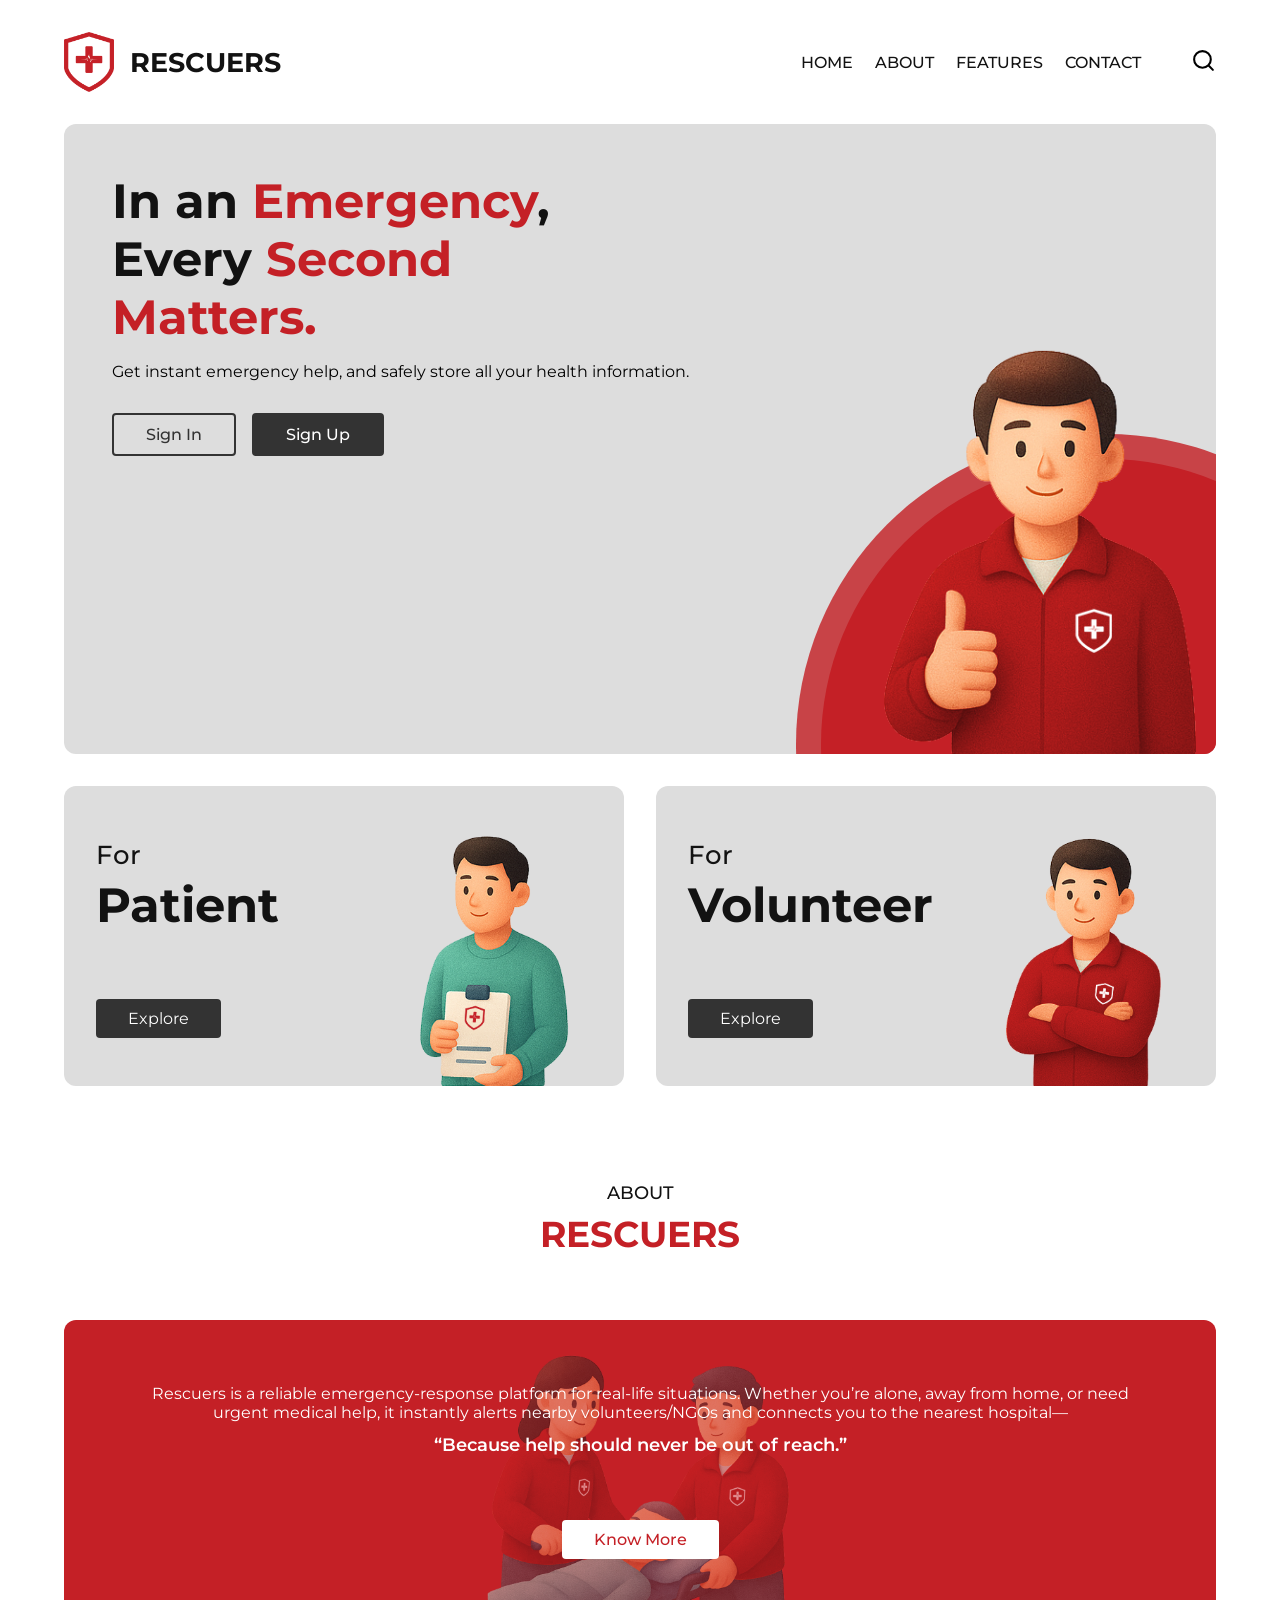
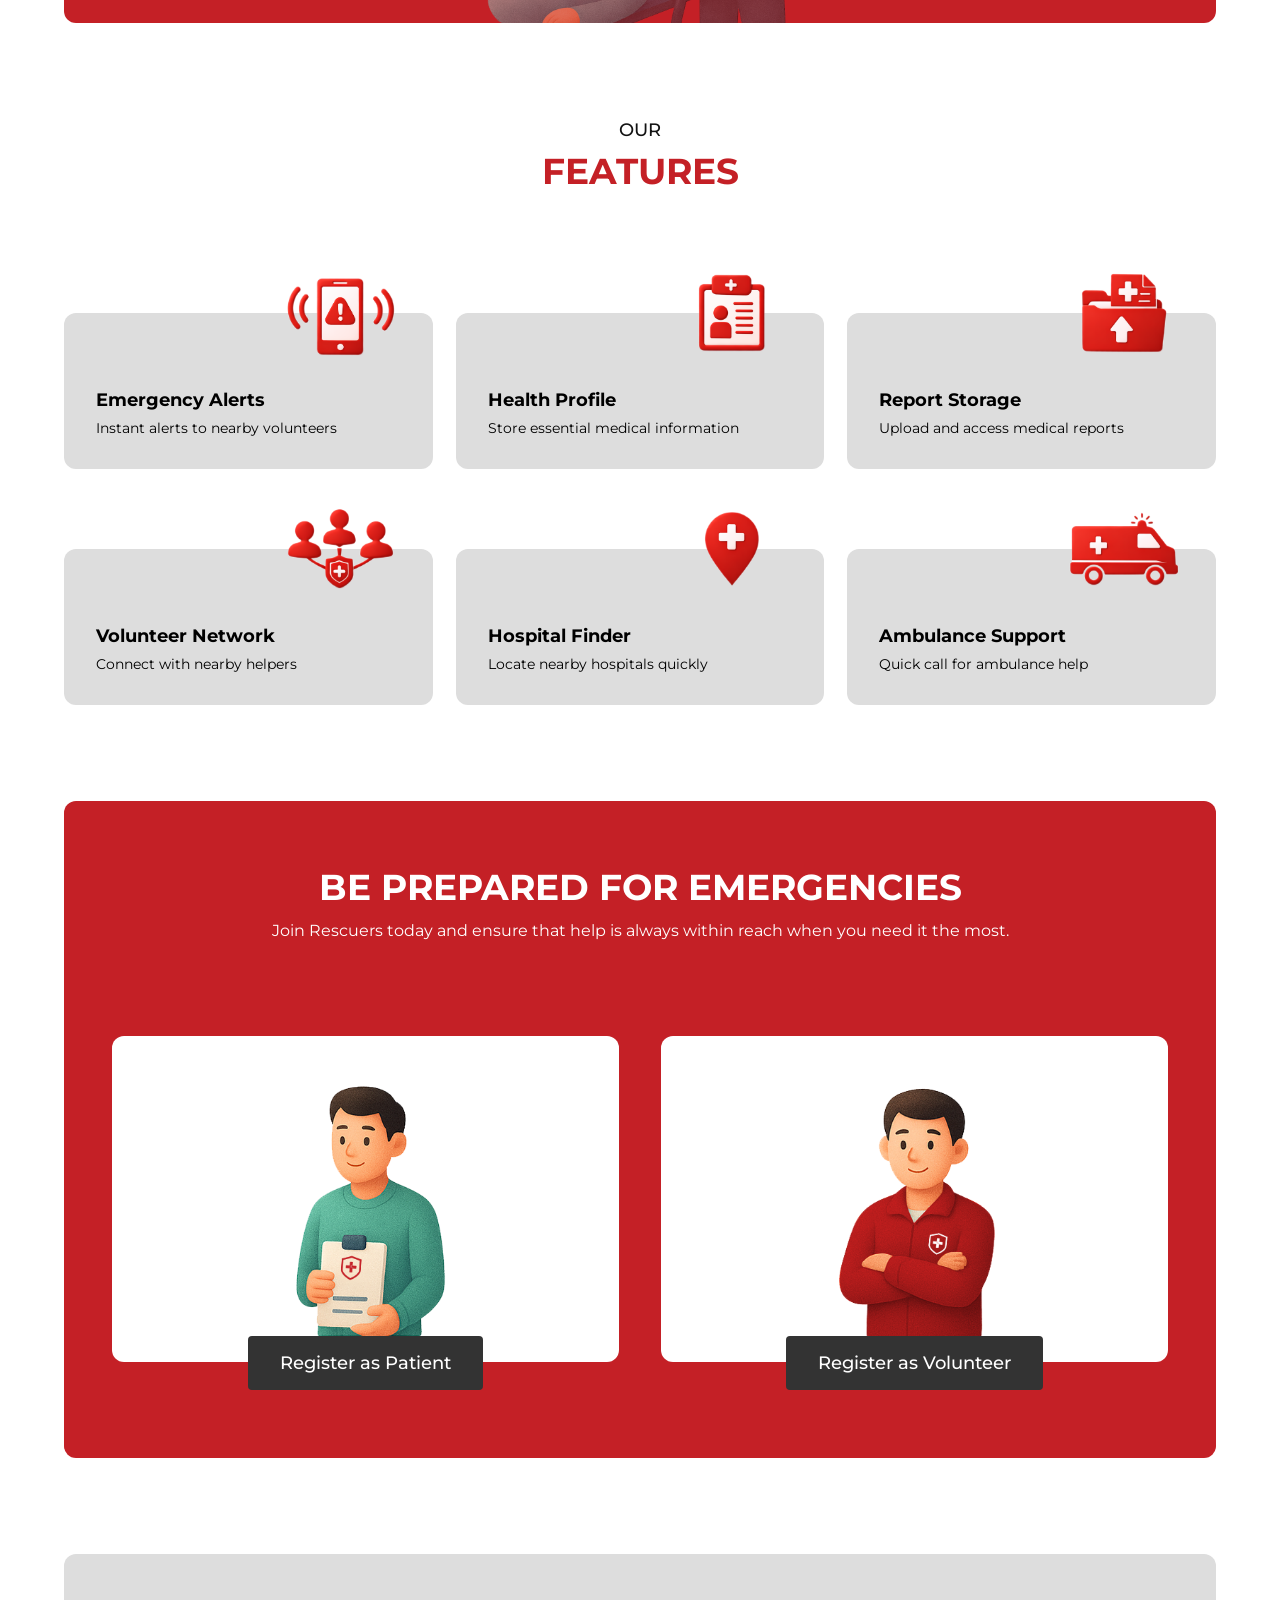
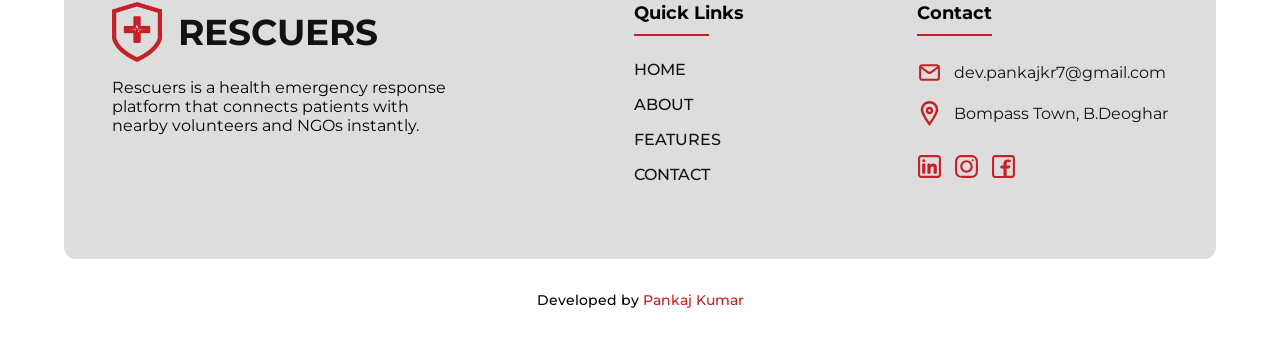
<file: index.html>
<!DOCTYPE html>
<html lang="en">

<head>
    <meta charset="UTF-8">
    <meta name="viewport" content="width=device-width, initial-scale=1.0">
    <title>Home</title>
    <link rel="stylesheet" href="style.css">
</head>

<body>
    <!-- Navbar -->
    <nav>
        <a href="index.html">
            <div class="logo">
                <img src="images/logo.png" alt="rescuers_logo">
                <h2>RESCUERS</h2>
            </div>
        </a>

        <div class="navbar">
            <div class="navlinks">
                <a href="index.html">HOME</a>
                <a href="#">ABOUT</a>
                <a href="#">FEATURES</a>
                <a href="#">CONTACT</a>
            </div>
            <div class="search">
                <img src="icons/navbar_icons/search_icon.svg" alt="search">
            </div>
            <div class="nav-account-icon">
                <img src="icons/navbar_icons/account.svg" alt="">
            </div>
        </div>
    </nav>



    <!-- Hero Section -->
    <div class="hero-container">
        <h2 class="hero-title">In an <span>Emergency</span>, Every <span>Second Matters.</span></h2>
        <p class="hero-desc">Get instant emergency help, and safely store all your health information.</p>

        <div class="hero-btn-container">
            <div class="hero-btns" id="hero-sign-in-btn">
                <p>Sign In</p>

                <div class="sign-options" id="sign-in-opt">
                    <a href="Login/patient_login.html">Patient</a>
                    <a href="Login/volunteer_login.html">Volunteer</a>
                </div>
            </div>

            <div class="hero-btns" id="hero-sign-up-btn">
                <p>Sign Up</p>

                <div class="sign-options" id="sign-up-opt">
                    <a href="SignUp/patient_signup.html">Patient</a>
                    <a href="SignUp/volunteer_signup.html">Volunteer</a>
                </div>
            </div>
        </div>

        <!-- <a href="#" class="alert-btn"><img src="icons/alert-icon.png" alt=""> ALERT</a> -->


        <div class="hero-big-circle">
            <div class="hero-small-circle"></div>
        </div>
        <img src="images/volunteer_red.png" alt="" class="hero-men">
    </div>

    <!-- Explore Cards -->
    <div class="cards-container">
        <!-- Patient Card -->
        <div class="explore-cards">
            <div class="explore-card-title">
                <span>For</span><br> Patient
            </div>
            <a href="#" class="explore-card-btn">
                Explore
            </a>

            <img src="images/patient.png" alt="" class="explore-card-img">
        </div>

        <!-- Volunteer Card -->
        <div class="explore-cards">
            <div class="explore-card-title">
                <span>For</span><br> Volunteer
            </div>
            <a href="#" class="explore-card-btn">
                Explore
            </a>

            <img src="images/volunteer2.png" alt="" class="explore-card-img">
        </div>
    </div>

    <!-- About Section -->
    <div class="sec-title-container">
        <p class="sec-sub-title">ABOUT</p>
        <h3 class="sec-title">RESCUERS</h3>
    </div>

    <div class="about-container">
        <p>
            Rescuers is a reliable emergency-response platform for real-life situations. Whether you’re alone, away from
            home, or need urgent medical help, it instantly alerts nearby volunteers/NGOs and connects you to the
            nearest hospital—
        </p>
        <h4>“Because help should never be out of reach.”</h4>
        <a href="" class="about-btn">Know More</a>

        <img src="images/emergencyHelping.png" alt="">
    </div>

    <!-- Features Section -->
    <div class="sec-title-container">
        <p class="sec-sub-title">OUR</p>
        <h3 class="sec-title">FEATURES</h3>
    </div>

    <div class="feature-card-container">
        <div class="feature-card">
            <img src="icons/feature_icons/emergency_alert.png" alt="" class="feature-card-icon">
            <h4 class="feature-card-title">Emergency Alerts</h4>
            <p class="feature-card-desc">Instant alerts to nearby volunteers</p>
        </div>
        <div class="feature-card">
            <img src="icons/feature_icons/Health_Profile.png" alt="" class="feature-card-icon">
            <h4 class="feature-card-title">Health Profile</h4>
            <p class="feature-card-desc">Store essential medical information</p>
        </div>
        <div class="feature-card">
            <img src="icons/feature_icons/report_storage.png" alt="" class="feature-card-icon">
            <h4 class="feature-card-title">Report Storage</h4>
            <p class="feature-card-desc">Upload and access medical reports</p>
        </div>
        <div class="feature-card">
            <img src="icons/feature_icons/volunteer_network.png" alt="" class="feature-card-icon">
            <h4 class="feature-card-title">Volunteer Network</h4>
            <p class="feature-card-desc">Connect with nearby helpers</p>
        </div>
        <div class="feature-card">
            <img src="icons/feature_icons/hospital_finder.png" alt="" class="feature-card-icon">
            <h4 class="feature-card-title">Hospital Finder</h4>
            <p class="feature-card-desc">Locate nearby hospitals quickly</p>
        </div>
        <div class="feature-card">
            <img src="icons/feature_icons/Ambulance_support.png" alt="" class="feature-card-icon">
            <h4 class="feature-card-title">Ambulance Support</h4>
            <p class="feature-card-desc">Quick call for ambulance help</p>
        </div>
    </div>

    <!-- Register CTA -->
    <div class="register-cta-container">
        <div class="register-cta-title">
            <h3>BE PREPARED FOR EMERGENCIES</h3>
            <p>Join Rescuers today and ensure that help is always within reach when you need it the most.</p>
        </div>
        <div class="register-btn-container">
            <div class="register-cta">
                <img src="images/patient.png" alt="">
                <a href="SignUp/patient_signup.html">Register as Patient</a>
            </div>
            <div class="register-cta">
                <img src="images/volunteer2.png" alt="">
                <a href="SignUp/volunteer_signup.html">Register as Volunteer</a>
            </div>
        </div>
    </div>

    <!-- Footer -->
    <div class="footer">
        <div class="footer-brand-info">
            <a href="index.html">
                <div class="footer-logo">
                    <img src="images/logo.png" alt="rescuers_logo">
                    <h2>RESCUERS</h2>
                </div>
            </a>
            <p>Rescuers is a health emergency response platform that connects patients with nearby volunteers and
                NGOs instantly.</p>
        </div>

        <div class="footer-link-box">
            <h4>Quick Links</h4>
            <div class="quick-links">
                <a href="index.html">HOME</a>
                <a href="">ABOUT</a>
                <a href="">FEATURES</a>
                <a href="">CONTACT</a>
            </div>
        </div>

        <div class="footer-link-box">
            <h4>Contact</h4>
            <div class="footer-social-links">
                <a href=""><img src="icons/social_icons/email.svg" alt=""> dev.pankajkr7@gmail.com</a>
                <a href=""><img src="icons/social_icons/location.svg" alt=""> Bompass Town, B.Deoghar</a>
                <div class="footer-social-icons">
                    <a href=""><img src="icons/social_icons/linkedin.svg" alt=""></a>
                    <a href=""><img src="icons/social_icons/instagram.svg" alt=""></a>
                    <a href=""><img src="icons/social_icons/facebook.svg" alt=""></a>
                </div>
            </div>
        </div>
    </div>

    <!-- Footer Copyright -->
    <div class="footer-copyright">
        <p>Developed by <a href="">Pankaj Kumar</a></p>
    </div>


    <!-- javascript -->
    <script src="index.js"></script>
</body>

</html>
</file>
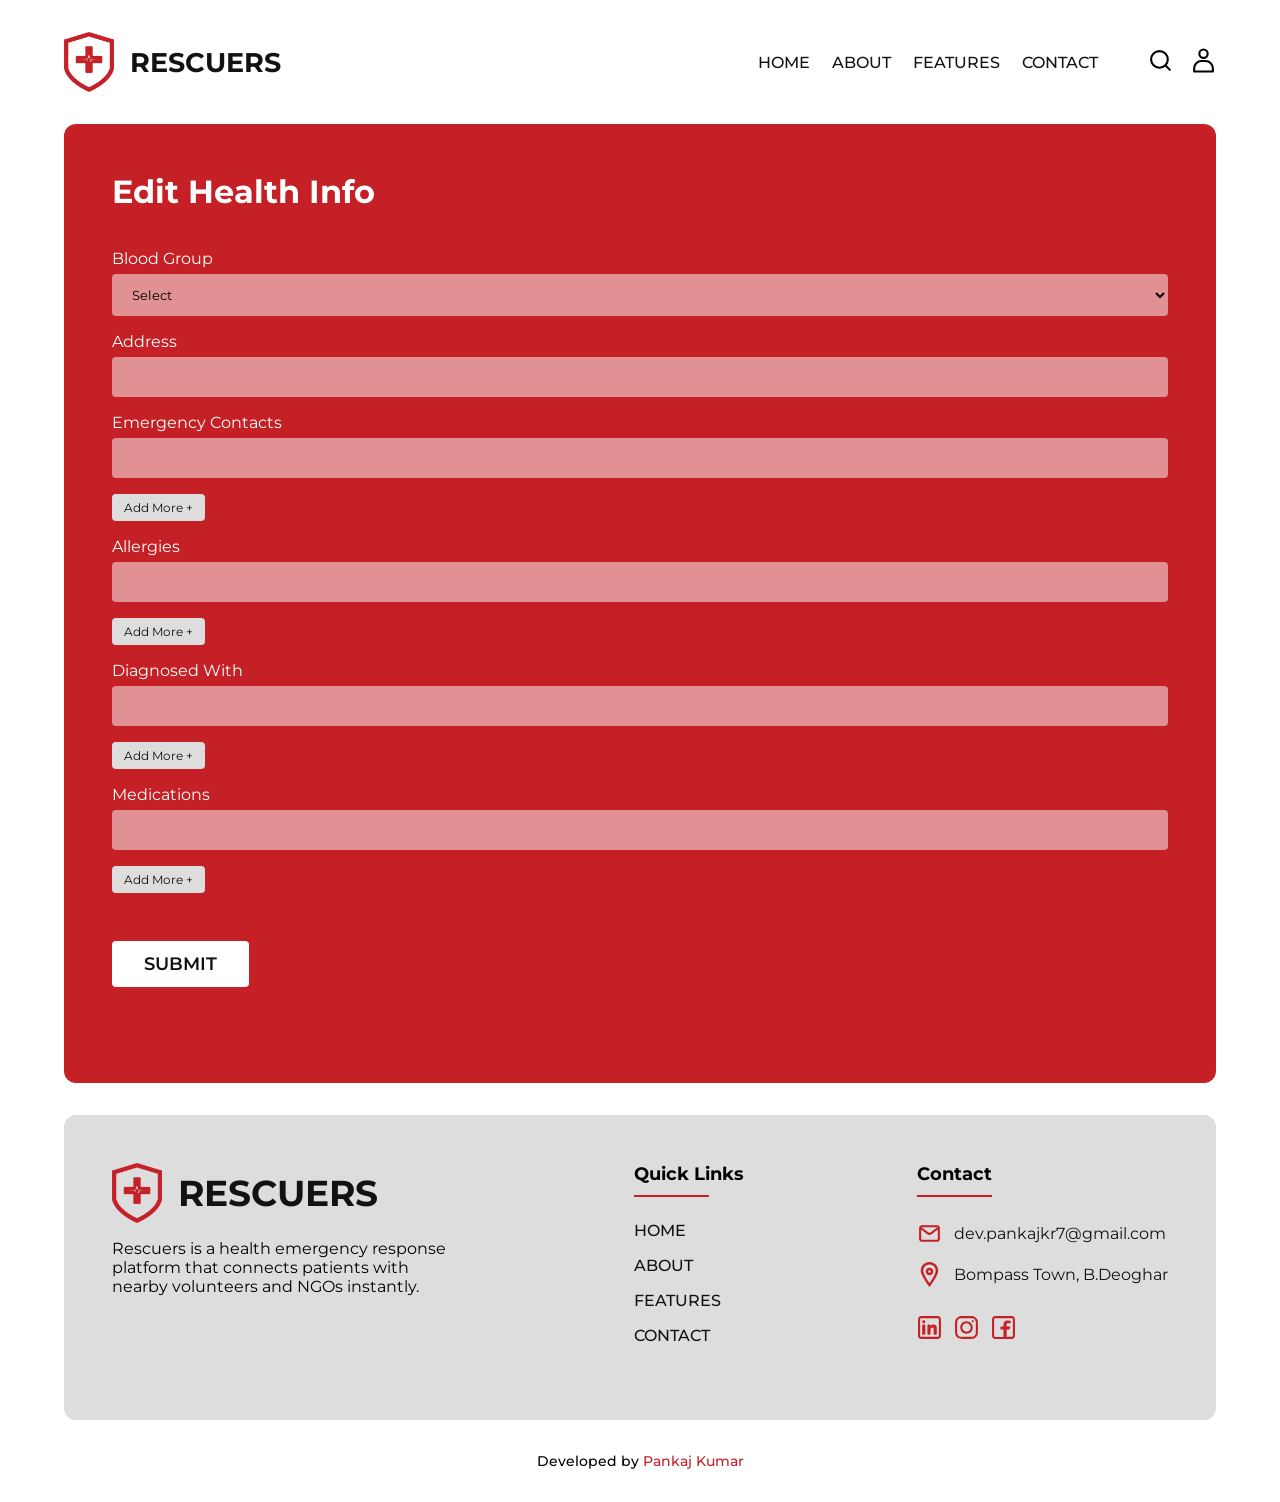
<file: Health_Profile/edit_health_profile.html>
<!DOCTYPE html>
<html lang="en">

<head>
    <meta charset="UTF-8">
    <meta name="viewport" content="width=device-width, initial-scale=1.0">
    <title>Add Health Profile</title>
    <link rel="stylesheet" href="../style.css">
    <link rel="stylesheet" href="add_health_profile.css">
</head>

<body>
    <!-- Navbar -->
    <nav>
        <a href="../index.html" class="logo">
            <img src="../images/logo.png" alt="rescuers_logo">
            <h2>RESCUERS</h2>
        </a>

        <div class="navbar">
            <div class="navlinks">
                <a href="../index.html">HOME</a>
                <a href="#">ABOUT</a>
                <a href="#">FEATURES</a>
                <a href="#">CONTACT</a>
            </div>
            <div class="search">
                <img src="../icons/navbar_icons/search_icon.svg" alt="search">
            </div>
            <div class="account">
                <img src="../icons/navbar_icons/account.svg" alt="">
            </div>
        </div>
    </nav>

    <!-- Form -->
    <div class="health-profile-form-container">
        <h2>Edit Health Info</h2>
        <form action="">
            <label for="">Blood Group</label>
            <select name="" id="">
                <option value="" disabled selected hidden>Select</option>
                <option value="O-">O-</option>
                <option value="O+">O+</option>
                <option value="B-">B-</option>
                <option value="B+">B+</option>
                <option value="A-">A-</option>
                <option value="A+">A+</option>
                <option value="AB-">AB-</option>
                <option value="AB+">AB+</option>
            </select>

            <label for="">Address</label>
            <input type="text" name="" id="">

            <div class="multi-input-container">
                <label for="">Emergency Contacts</label>
                <div class="e-contacts">
                    <input type="text" name="" id="">
                </div>
                <button type="button" class="h-add-btn">Add More +</button>
            </div>

            <div class="multi-input-container">
                <label for="">Allergies</label>
                <div class="allergies">
                    <input type="text" name="" id="">
                </div>
                <button type="button" class="h-add-btn">Add More +</button>
            </div>

            <div class="multi-input-container">
                <label for="">Diagnosed With</label>
                <div class="diagnosed">
                    <input type="text" name="" id="">
                </div>
                <button type="button" class="h-add-btn">Add More +</button>
            </div>

            <div class="multi-input-container">
                <label for="">Medications</label>
                <div class="medication">
                    <input type="text" name="" id="">
                </div>
                <button type="button" class="h-add-btn">Add More +</button>
            </div>

            <input type="submit" value="SUBMIT" class="submit-btn">

        </form>
    </div>



    <!-- Footer -->
    <div class="footer">
        <div class="footer-brand-info">
            <a href="../index.html">
                <div class="footer-logo">
                    <img src="../images/logo.png" alt="rescuers_logo">
                    <h2>RESCUERS</h2>
                </div>
            </a>
            <p>Rescuers is a health emergency response platform that connects patients with nearby volunteers and
                NGOs instantly.</p>
        </div>

        <div class="footer-link-box">
            <h4>Quick Links</h4>
            <div class="quick-links">
                <a href="../index.html">HOME</a>
                <a href="">ABOUT</a>
                <a href="">FEATURES</a>
                <a href="">CONTACT</a>
            </div>
        </div>

        <div class="footer-link-box">
            <h4>Contact</h4>
            <div class="footer-social-links">
                <a href=""><img src="../icons/social_icons/email.svg" alt=""> dev.pankajkr7@gmail.com</a>
                <a href=""><img src="../icons/social_icons/location.svg" alt=""> Bompass Town, B.Deoghar</a>
                <div class="footer-social-icons">
                    <a href=""><img src="../icons/social_icons/linkedin.svg" alt=""></a>
                    <a href=""><img src="../icons/social_icons/instagram.svg" alt=""></a>
                    <a href=""><img src="../icons/social_icons/facebook.svg" alt=""></a>
                </div>
            </div>
        </div>
    </div>

    <!-- Footer Copyright -->
    <div class="footer-copyright">
        <p>Developed by <a href="">Pankaj Kumar</a></p>
    </div>
</body>

</html>
</file>
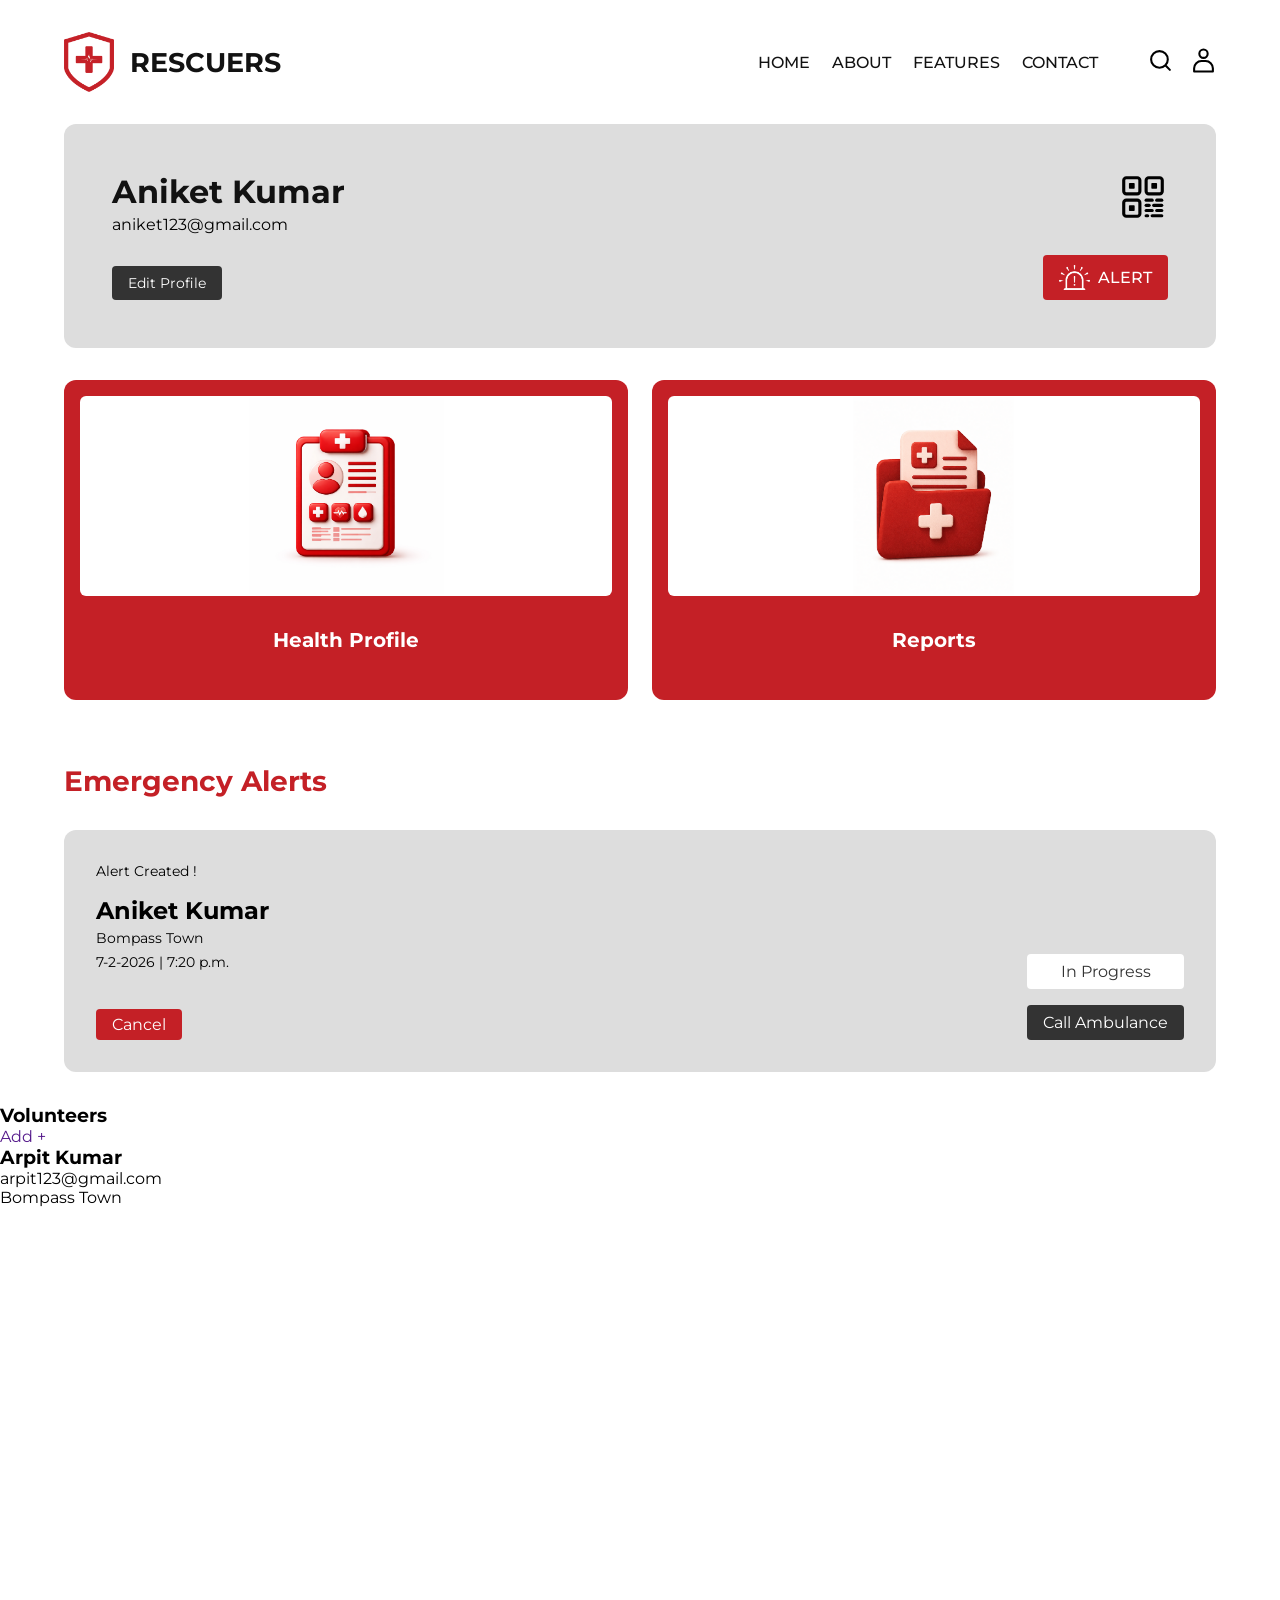
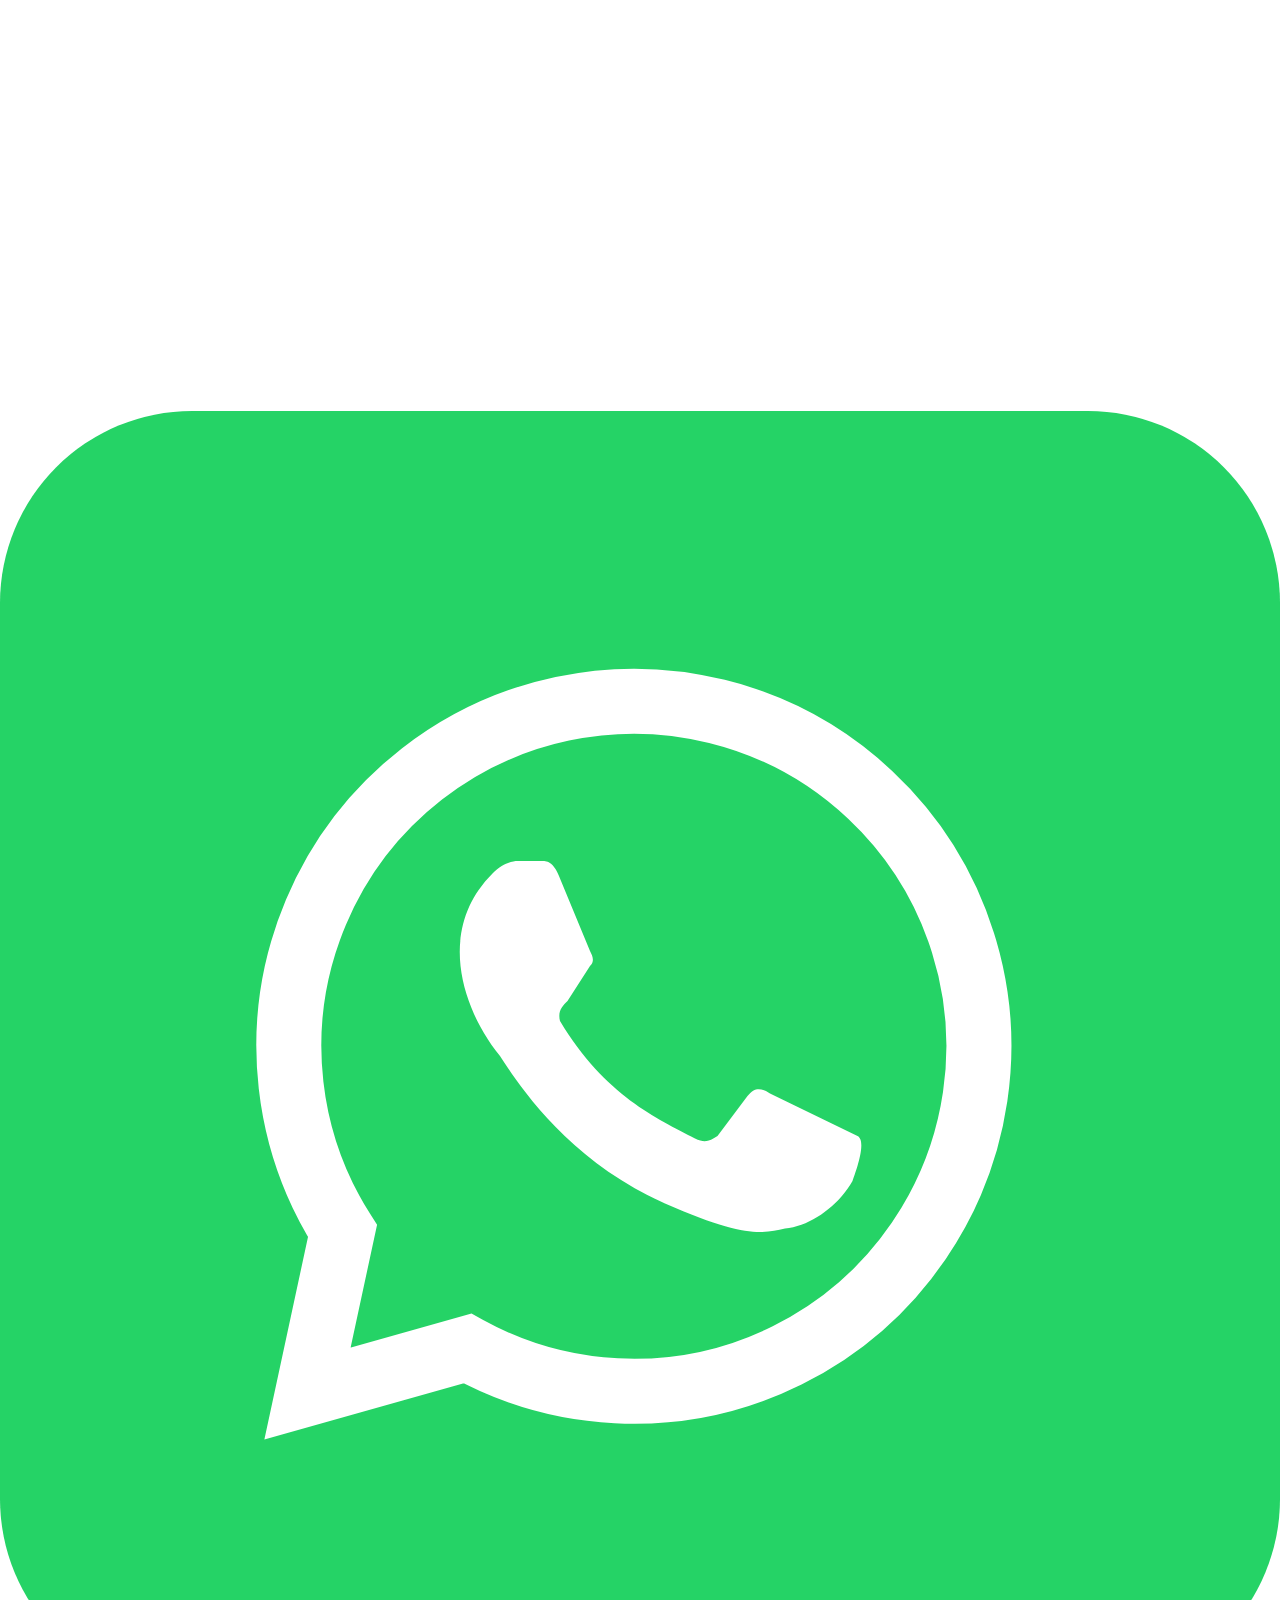
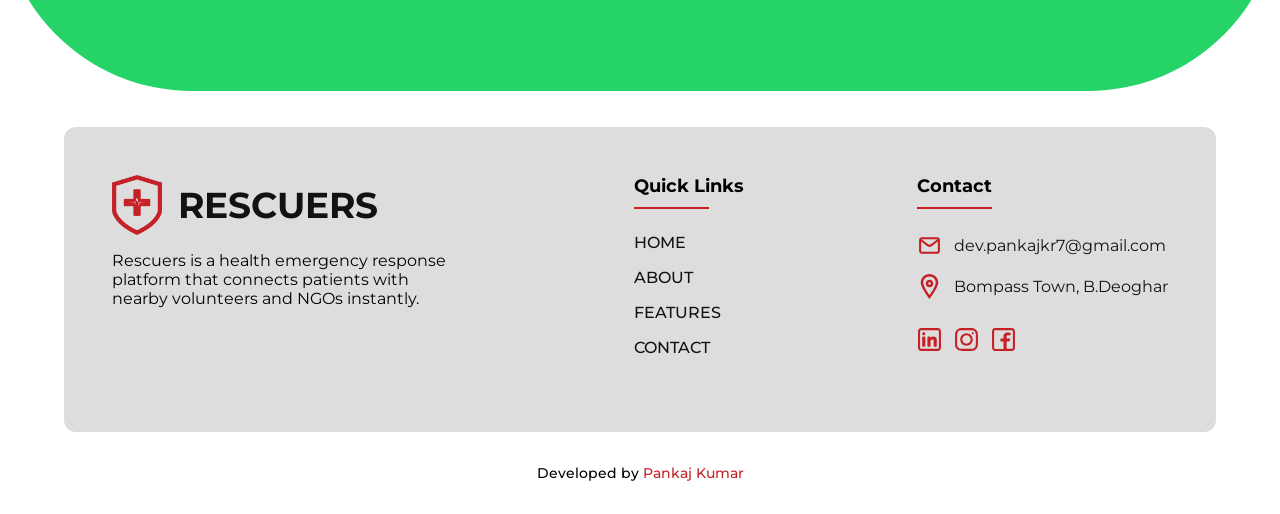
<file: Patient_Dashboard/patient_dashboard.html>
<!DOCTYPE html>
<html lang="en">

<head>
    <meta charset="UTF-8">
    <meta name="viewport" content="width=device-width, initial-scale=1.0">
    <title>Patient Dashboard</title>
    <link rel="stylesheet" href="patient_dashboard.css">
    <link rel="stylesheet" href="../style.css">
</head>

<body>
    <!-- Navbar -->
    <nav>
        <a href="../index.html" class="logo">
            <img src="../images/logo.png" alt="rescuers_logo">
            <h2>RESCUERS</h2>
        </a>

        <div class="navbar">
            <div class="navlinks">
                <a href="../index.html">HOME</a>
                <a href="#">ABOUT</a>
                <a href="#">FEATURES</a>
                <a href="#">CONTACT</a>
            </div>
            <div class="search">
                <img src="../icons/navbar_icons/search_icon.svg" alt="search">
            </div>
            <div class="account">
                <img src="../icons/navbar_icons/account.svg" alt="">
            </div>
        </div>
    </nav>

    <!-- Dashboard -->


    <!-- Profile Info -->
    <div class="profile-info-container">
        <div class="profile-info">
            <h2 class="patient-name">Aniket Kumar</h2>
            <p class="patient-email">aniket123@gmail.com</p>
            <a href="" class="edit-profile-btn">Edit Profile</a>
        </div>
        <div class="dasboard-qr-alert">
            <img src="../icons/qr-icon.svg" alt="" class="d-qr-icon">
            <a href="" class="alert-btn hover-up"><img src="../icons/alert-icon.png" alt=""> ALERT</a>
        </div>

    </div>

    <!-- Dashboard Feature Section -->
    <div class="d-feature-container">
        <a href="../Health_Profile/health_profile.html" class="d-feature-box">
            <div class="d-feature-icon health-profile"></div>
            <p>Health Profile</p>
        </a>
        <div class="d-feature-box">
            <div class="d-feature-icon reports"></div>
            <p>Reports</p>
        </div>
    </div>


    <!-- Emergency Alerts -->
    <h3 class="d-title">Emergency Alerts</h3>
    <div class="p-alert-card-container">
        <div class="p-alert-card">
            <div class="patient-alert-info">
                <p>Alert Created !</p>
                <h3>Aniket Kumar</h3>
                <p class="p-address">Bompass Town</p>
                <p class="alert-date-time">7-2-2026 | 7:20 p.m.</p>
                <a href="" class="cancel-alert-btn hover-up">Cancel</a>
            </div>

            <div class="p-alert-cta">
                <div class="alert-progress hover-up">In Progress</div>
                <div class="alert-amb-cta hover-up">Call Ambulance</div>
            </div>
        </div>
    </div>


    <!-- Connect with Volunteers -->
    <div class="add-volunteer-title">
        <h3>Volunteers</h3>
        <a href="" class="add-volunteer-btn hover-up">Add +</a>
    </div>
    <div class="volunteer-card-container">
        <div class="volunteer-cards">
            <div class="volunteer-info">
                <h3 class="v-name">Arpit Kumar</h3>
                <p class="v-email">arpit123@gmail.com</p>
                <p class="v-address">Bompass Town</p>
            </div>

            <div class="volunteer-contact">
                <div class="v-contact-btn v-call-btn hover-up">
                    <img src="../icons/social_icons/phone.svg" alt="">
                </div>
                <div class="v-contact-btn v-whatsapp-btn hover-up">
                    <img src="../icons/social_icons/whatsapp.svg" alt="">
                </div>
            </div>
        </div>
    </div>




    <!-- Footer -->
    <div class="footer">
        <div class="footer-brand-info">
            <a href="../index.html">
                <div class="footer-logo">
                    <img src="../images/logo.png" alt="rescuers_logo">
                    <h2>RESCUERS</h2>
                </div>
            </a>
            <p>Rescuers is a health emergency response platform that connects patients with nearby volunteers and
                NGOs instantly.</p>
        </div>

        <div class="footer-link-box">
            <h4>Quick Links</h4>
            <div class="quick-links">
                <a href="../index.html">HOME</a>
                <a href="">ABOUT</a>
                <a href="">FEATURES</a>
                <a href="">CONTACT</a>
            </div>
        </div>

        <div class="footer-link-box">
            <h4>Contact</h4>
            <div class="footer-social-links">
                <a href=""><img src="../icons/social_icons/email.svg" alt=""> dev.pankajkr7@gmail.com</a>
                <a href=""><img src="../icons/social_icons/location.svg" alt=""> Bompass Town, B.Deoghar</a>
                <div class="footer-social-icons">
                    <a href=""><img src="../icons/social_icons/linkedin.svg" alt=""></a>
                    <a href=""><img src="../icons/social_icons/instagram.svg" alt=""></a>
                    <a href=""><img src="../icons/social_icons/facebook.svg" alt=""></a>
                </div>
            </div>
        </div>
    </div>

    <!-- Footer Copyright -->
    <div class="footer-copyright">
        <p>Developed by <a href="">Pankaj Kumar</a></p>
    </div>
</body>

</html>
</file>
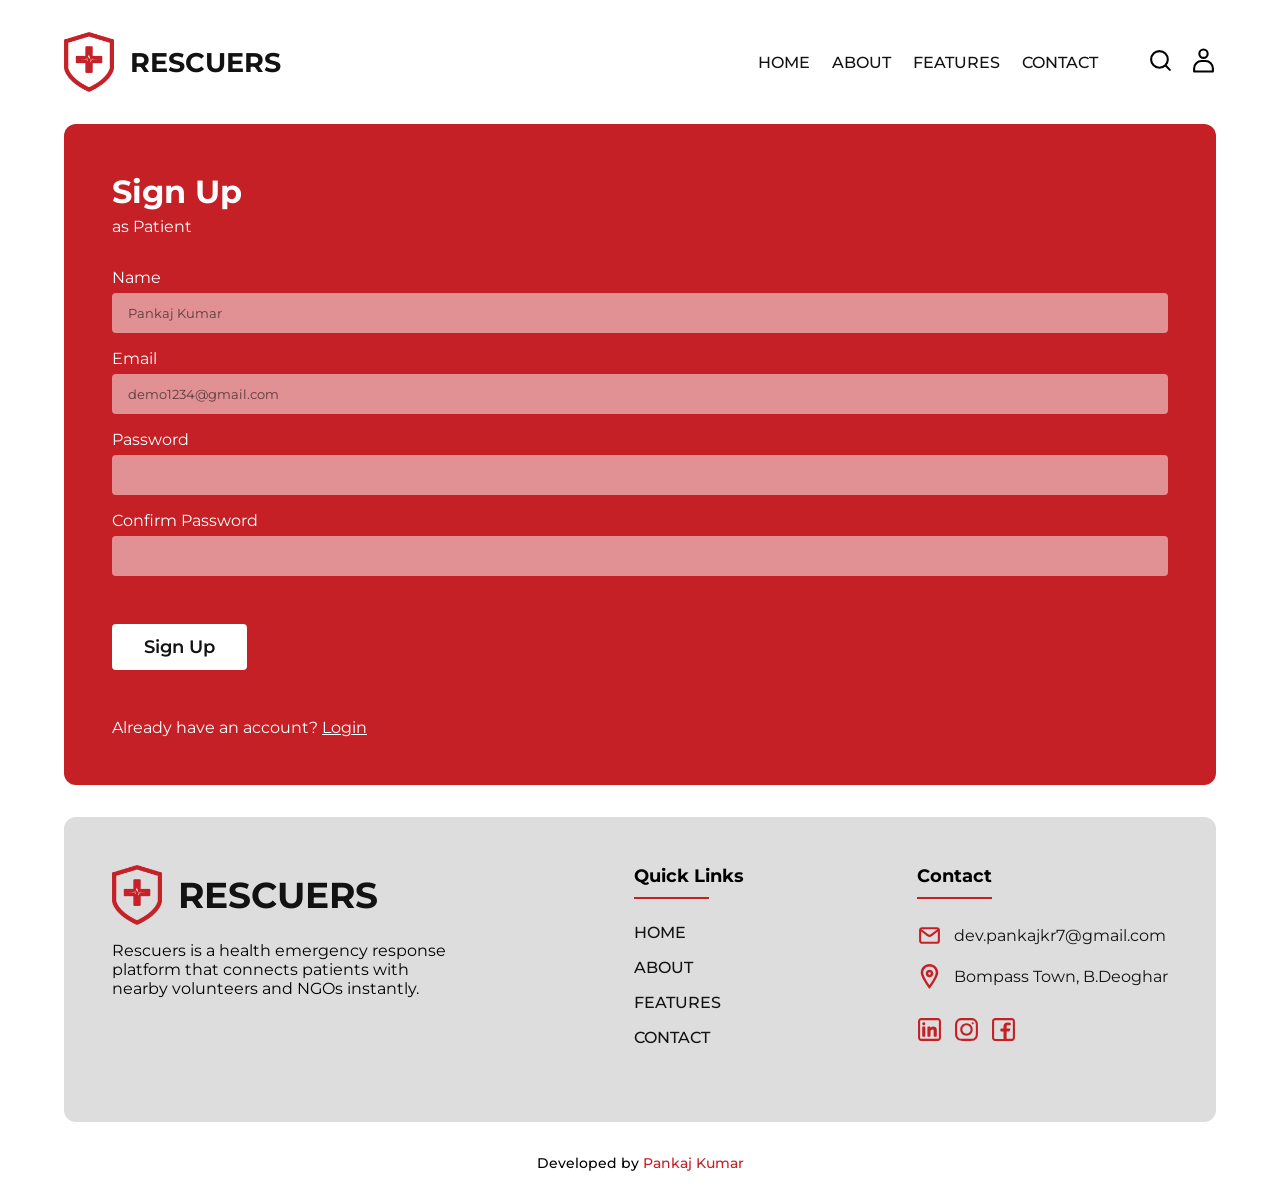
<file: SignUp/patient_signup.html>
<!DOCTYPE html>
<html lang="en">

<head>
    <meta charset="UTF-8">
    <meta name="viewport" content="width=device-width, initial-scale=1.0">
    <title>Sign Up - Patient</title>
    <link rel="stylesheet" href="signup.css">
    <link rel="stylesheet" href="../style.css">
</head>

<body>
    <!-- Navbar -->
    <nav>
        <a href="../index.html" class="logo">
            <img src="../images/logo.png" alt="rescuers_logo">
            <h2>RESCUERS</h2>
        </a>

        <div class="navbar">
            <div class="navlinks">
                <a href="../index.html">HOME</a>
                <a href="#">ABOUT</a>
                <a href="#">FEATURES</a>
                <a href="#">CONTACT</a>
            </div>
            <div class="search">
                <img src="../icons/navbar_icons/search_icon.svg" alt="search">
            </div>
            <div class="account">
                <img src="../icons/navbar_icons/account.svg" alt="">
            </div>
        </div>
    </nav>

    <!-- Sign Up -->
    <div class="signup-container">
        <div class="signup-title">
            <h3>Sign Up</h3>
            <p>as Patient</p>
        </div>
        <form action="">
            <label for="name">Name</label>
            <input type="text" name="name" id="" placeholder="Pankaj Kumar">
            <label for="email">Email</label>
            <input type="text" name="email" id="" placeholder="demo1234@gmail.com">
            <label for="password">Password</label>
            <input type="password" name="password" id="">
            <label for="confirm-password">Confirm Password</label>
            <input type="text" name="confirm-password" id="">
            <input type="submit" value="Sign Up" class="submit-btn">
        </form>
        <p class="form-cta">Already have an account? <a href="../Login/patient_login.html">Login</a></p>
    </div>



    <!-- Footer -->
    <div class="footer">
        <div class="footer-brand-info">
            <a href="../index.html">
                <div class="footer-logo">
                    <img src="../images/logo.png" alt="rescuers_logo">
                    <h2>RESCUERS</h2>
                </div>
            </a>
            <p>Rescuers is a health emergency response platform that connects patients with nearby volunteers and
                NGOs instantly.</p>
        </div>

        <div class="footer-link-box">
            <h4>Quick Links</h4>
            <div class="quick-links">
                <a href="../index.html">HOME</a>
                <a href="">ABOUT</a>
                <a href="">FEATURES</a>
                <a href="">CONTACT</a>
            </div>
        </div>

        <div class="footer-link-box">
            <h4>Contact</h4>
            <div class="footer-social-links">
                <a href=""><img src="../icons/social_icons/email.svg" alt=""> dev.pankajkr7@gmail.com</a>
                <a href=""><img src="../icons/social_icons/location.svg" alt=""> Bompass Town, B.Deoghar</a>
                <div class="footer-social-icons">
                    <a href=""><img src="../icons/social_icons/linkedin.svg" alt=""></a>
                    <a href=""><img src="../icons/social_icons/instagram.svg" alt=""></a>
                    <a href=""><img src="../icons/social_icons/facebook.svg" alt=""></a>
                </div>
            </div>
        </div>
    </div>

    <!-- Footer Copyright -->
    <div class="footer-copyright">
        <p>Developed by <a href="">Pankaj Kumar</a></p>
    </div>
</body>

</html>
</file>
<file: style.css>
@import url('https://fonts.googleapis.com/css2?family=Montserrat:ital,wght@0,100..900;1,100..900&display=swap');

* {
    margin: 0;
    padding: 0;
    box-sizing: border-box;
    font-family: "Montserrat", sans-serif;
}

a {
    text-decoration: none;
}

.hover-up {
    transition: all 0.2s ease;
}

.hover-up:hover {
    transform: translateY(-2px);
    box-shadow: 0 2px 6px rgba(0, 0, 0, 0.2);

}

/* Navbar */
nav {
    display: flex;
    align-items: center;
    justify-content: space-between;
    padding: 32px 64px;
}

/* Logo */
.logo {
    width: 50px;
    display: flex;
    align-items: center;
    gap: 16px;
    color: #121212;
    font-size: 18px;
}

.logo>img {
    width: 100%;
}

.navbar {
    display: flex;
    align-items: center;
    justify-content: space-between;
    gap: 18px;
}

.navbar img {
    width: 25px;
    fill: #C42026;
}

.nav-account-icon {
    display: none;
}

/* NavLinks */
.navlinks {
    display: flex;
    align-items: center;
    justify-content: space-between;
    gap: 22px;
    margin-right: 32px;
}

.navlinks a {
    text-decoration: none;
    color: #121212;
    font-size: 16px;
    font-weight: 500;
    display: block;
    transition: all 0.2s ease-in-out;
}

.navlinks a:hover {
    color: #C42026;
}

/* Alert Button */
/* .alert-btn {
    display: block;
    padding: 12px 20px;
    background: #C42026;
    box-shadow: 0px 0px 15px #C42026;
    width: max-content;
    border-radius: 4px;
    color: #fff;
    font-weight: 500;
    margin-top: 64px;
}

.alert-btn img {
    width: 25px;
    margin-right: 6px;
} */

/* Hero Section */
.hero-container {
    margin: 0 64px;
    background: #dddddd;
    height: 70vh;
    border-radius: 12px;
    padding: 48px;
    overflow: hidden;
    position: relative;
}

.hero-title {
    font-size: 48px;
    width: 50%;
    color: #121212;
}

.hero-title>span {
    color: #C42026;
}

.hero-desc {
    margin: 16px 0;
}

.hero-btn-container {
    display: flex;
    margin-top: 32px;
    gap: 16px;
    text-align: center;
}

.hero-btns {
    padding: 10px 32px;
    border: 2px solid #333;
    border-radius: 4px;
    font-weight: 500;
    color: #333;
    cursor: pointer;
    position: relative;
}

.hero-btns:nth-last-child(1) {
    background: #333;
    color: #fff;
}

.sign-options {
    position: absolute;
    left: 0;
    bottom: -250%;
    border-radius: 4px;
    background: #333;
    visibility: hidden;
    transition: 0.2s ease;
}

.sign-options a {
    padding: 10px 32px;
    display: block;
    color: #fff;
}

.sign-options a:hover {
    background: #C42026;
    border-radius: 4px;
}

.sign-options a:nth-child(1) {
    border-bottom: 1px solid #fff;
}


/* Hero Section Illustration */
.hero-big-circle {
    height: 620px;
    width: 620px;
    background: #c42025cf;
    border-radius: 50%;
    position: absolute;
    right: -200px;
    bottom: -300px;
    display: grid;
    place-items: center;
}

.hero-small-circle {
    height: 570px;
    width: 570px;
    background: #C42026;
    border-radius: 50%;
    z-index: 1;
}

.hero-men {
    width: 350px;
    position: absolute;
    bottom: 0;
    right: 0px;
    z-index: 2;
}

/* Explore Cards */
.cards-container {
    margin: 32px 64px;
    display: flex;
    align-items: center;
    justify-content: space-between;
    gap: 32px;
}

.explore-cards {
    height: 300px;
    background: #dddddd;
    width: 50%;
    border-radius: 12px;
    padding: 32px;
    position: relative;
}

.explore-card-title {
    font-size: 48px;
    font-weight: bold;
    color: #121212;
}

.explore-card-title span {
    font-size: 26px;
    font-weight: 500;
}

.explore-card-btn {
    padding: 10px 32px;
    background: #333;
    border-radius: 4px;
    color: #fff;
    position: absolute;
    bottom: 48px;
    transition: all 0.3s ease;
}

.explore-card-btn:hover {
    transform: translateY(-2px);
    box-shadow: 0 2px 4px rgba(0, 0, 0, 0.2);

}

.explore-card-img {
    position: absolute;
    bottom: 0;
    right: 48px;
    height: 300px;
}

/* About Section */

/* Section Title */

.sec-title-container {
    margin: 96px 64px 64px;
    text-align: center;
}

.sec-sub-title {
    font-size: 18px;
    color: #121212;
    font-weight: 500;
    margin-bottom: 8px;
}

.sec-title {
    font-size: 36px;
    color: #C42026;
}

.about-container {
    margin: 32px 64px;
    background: #C42026;
    padding: 64px;
    border-radius: 12px;
    text-align: center;
    color: #fff;
    position: relative;
    z-index: 2;
}

.about-container p {
    font-size: 16px;
    margin-bottom: 12px;
}

.about-container h4 {
    font-size: 18px;
    font-weight: 600;

}

.about-btn {
    padding: 10px 32px;
    background: #fff;
    color: #C42026;
    font-weight: 500;
    display: inline-block;
    border-radius: 4px;
    margin-top: 64px;
    transition: all 0.2s ease;

}

.about-btn:hover {
    transform: translateY(-2px);
    box-shadow: 0 2px 4px rgba(0, 0, 0, 0.2);

}

.about-container img {
    position: absolute;
    height: 300px;
    bottom: 0;
    transform: translateX(-50%);
    left: 50%;
    z-index: -1;
    opacity: 0.5;
}

/* Feature Section */
.feature-card-container {
    margin: 32px 64px;
    display: flex;
    align-items: center;
    justify-content: space-between;
    flex-wrap: wrap;
    row-gap: 80px;
    margin-top: 120px;
}

.feature-card {
    padding: 32px;
    background: #dddddd;
    border-radius: 12px;
    padding-top: 68px;
    position: relative;
    width: 32%;
}

.feature-card-icon {
    height: 120px;
    position: absolute;
    right: 32px;
    top: -60px;
}

.feature-card-title {
    font-size: 18px;
    margin: 8px 0;
}

.feature-card-desc {
    font-size: 14px;
}

/* Register CTA */
.register-cta-container {
    margin: 96px 64px;
    padding: 64px 48px;
    padding-bottom: 96px;
    background: #C42026;
    border-radius: 12px;
    text-align: center;
    color: #fff;
}

.register-cta-title h3 {
    font-size: 36px;
    margin-bottom: 12px;
}

.register-btn-container {
    display: flex;
    align-items: center;
    justify-content: space-between;
    margin-top: 96px;
}

.register-cta {
    background: #fff;
    border-radius: 12px;
    display: flex;
    align-items: center;
    justify-content: center;
    flex-direction: column;
    width: 48%;
}

.register-cta img {
    height: 300px;
}

.register-cta a {
    color: #fff;
    background: #333;
    padding: 16px 32px;
    font-size: 18px;
    border-radius: 4px;
    margin-bottom: -28px;
    font-weight: 500;
    transition: all 0.2s ease;

}

.register-cta a:hover {
    transform: translateY(-2px);
    box-shadow: 0 2px 4px rgba(0, 0, 0, 0.2);

}

/* Footer */
.footer {
    padding: 48px;
    padding-bottom: 64px;
    margin: 32px 64px;
    background: #dddddd;
    border-radius: 12px;
    display: flex;
    align-items: flex-start;
    justify-content: space-between;
}

.footer-brand-info {
    width: 33%;
}

.footer-logo {
    display: flex;
    align-items: center;
    gap: 16px;
    color: #121212;
}

.footer-logo img {
    width: 50px;
}

.footer-logo h2 {
    font-size: 36px;
}

.footer-brand-info p {
    margin-top: 16px;
}



.footer-link-box h4 {
    font-size: 18px;
    position: relative;
    width: max-content;
    padding-bottom: 12px;
    margin-bottom: 24px;
}

.footer-link-box h4::after {
    content: "";
    width: 75px;
    height: 2px;
    background: #C42026;
    position: absolute;
    bottom: 0;
    left: 0;
}

.quick-links {
    display: flex;
    flex-direction: column;
    gap: 16px;
}

.quick-links a {
    color: #121212;
    font-size: 16px;
    font-weight: 500;
    display: inline-block;
    transition: all 0.2s ease;
}

.quick-links a:hover {
    color: #C42026;
}

.footer-social-links a {
    color: #121212;
    font-size: 16px;
    display: flex;
    align-items: center;
    gap: 12px;
    margin-bottom: 16px;
    transition: all 0.2s ease;
}

.footer-social-links a:hover {
    color: #C42026;
}

.footer-social-links a img {
    height: 25px;
}

.footer-social-icons {
    display: flex;
    align-items: flex-start;
    gap: 12px;
    margin-top: 28px;
}

.footer-social-icons img {
    height: 25px;
}

.footer-social-icons a {
    transition: all 0.2s ease;
}

.footer-social-icons a:hover {
    transform: translateY(-2px);
}

/* Footer Copyright */
.footer-copyright {
    margin: 32px 64px;
    text-align: center;
}

.footer-copyright p {
    font-weight: 500;
    font-size: 14px;
}

.footer-copyright p a {
    color: #C42026;
}
</file>
<file: Health_Profile/add_health_profile.css>
.health-profile-form-container {
    margin: 0 64px;
    padding: 48px;
    border-radius: 12px;
    background: #C42026;
}

.health-profile-form-container>h2 {
    color: #fff;
}

/* Health Profile Form */
.health-profile-form-container {
    margin: 0 64px;
    background: #C42026;
    border-radius: 12px;
    padding: 48px;
    display: flex;
    align-items: flex-start;
    justify-content: center;
    flex-direction: column;
}

.health-profile-form-container h2 {
    color: #fff;
    font-size: 32px;
    margin-bottom: 6px;
}

.health-profile-form-container form {
    width: 100%;
    margin: 32px 0;
}

/* Labels */
.health-profile-form-container form label {
    color: #fff;
    font-size: 16px;
}

/* Inputs + Select */
.health-profile-form-container form input,
.health-profile-form-container form select {
    width: 100%;
    padding: 12px 16px;
    border: none;
    outline: none;
    margin-bottom: 16px;
    margin-top: 6px;
    border-radius: 4px;
    background: rgba(255, 255, 255, 0.5);
}

/* Placeholder */
.health-profile-form-container form input::placeholder {
    color: rgba(0, 0, 0, 0.6);
}

/* Multi input sections */
.multi-input-container {
    width: 100%;
    margin-bottom: 16px;
}

.multi-input-container .e-contacts,
.multi-input-container .allergies,
.multi-input-container .diagnosed,
.multi-input-container .medication {
    display: flex;
    flex-direction: column;
    gap: 10px;
}

/* Add More Button */
.h-add-btn {
    display: inline-block;
    color: #fff;
    font-size: 12px;
    cursor: pointer;
    padding: 6px 12px;
    background: #ddd;
    color: #121212;
    border-radius: 4px;
    display: inline-block;
    border: none;
}

.health-profile-form-container form .submit-btn {
    background-color: #fff;
    font-weight: 600;
    font-size: 18px;
    color: #121212;
    margin-top: 32px;
    width: max-content;
    padding: 12px 32px;
    cursor: pointer;
    border-radius: 4px;
    transition: all 0.2s ease;
}

.health-profile-form-container form .submit-btn:hover {
    transform: translateY(-2px);
    box-shadow: 0 2px 6px rgba(0, 0, 0, 0.3);
}
</file>
<file: Patient_Dashboard/patient_dashboard.css>
/* Profile Info */
.profile-info-container {
    margin: 0 64px;
    background: #dddddd;
    border-radius: 12px;
    padding: 48px;
    display: flex;
    align-items: stretch;
    justify-content: space-between;
}

.profile-info .patient-name {
    color: #121212;
    font-size: 32px;
    margin-bottom: 4px;
}

.edit-profile-btn {
    background: #333;
    color: #fff;
    padding: 8px 16px;
    display: inline-block;
    border-radius: 4px;
    font-size: 14px;
    margin-top: 32px;
    transition: all 0.2s ease;
}

.edit-profile-btn:hover {
    transform: translateY(-2px);
    box-shadow: 0 2px 6px rgba(0, 0, 0, 0.2);
}

.dasboard-qr-alert {
    display: flex;
    align-items: flex-end;
    justify-content: space-between;
    flex-direction: column;
}

.dasboard-qr-alert img {
    height: 50px;
    cursor: pointer;
    transition: all 0.2s ease;

}

.dasboard-qr-alert .d-qr-icon:hover {
    transform: translateY(-2px);
}

.alert-btn {
    display: inline-block;
    padding: 10px 16px;
    background: #C42026;
    color: #fff;
    font-size: 16px;
    font-weight: 500;
    display: flex;
    align-items: center;
    border-radius: 4px;
}

.alert-btn img {
    height: 25px;
    margin-right: 8px;
}

/* Dashboard Feature Section */
.d-feature-container {
    margin: 32px 64px;
    display: flex;
    align-items: center;
    justify-content: space-between;
}

.d-feature-box {
    padding: 16px;
    background: #C42026;
    border-radius: 12px;
    width: 49%;
    cursor: pointer;
    transition: all 0.2s ease;

}

.d-feature-box:hover {
    transform: translateY(-2px);
    box-shadow: 0 2px 6px rgba(0, 0, 0, 0.2);

}

.d-feature-box p {
    text-align: center;
    margin: 32px 0;
    font-size: 20px;
    color: #fff;
    font-weight: 700;
}

.d-feature-box .d-feature-icon {
    height: 200px;
    width: 100%;
    border-radius: 6px;
}

.health-profile {
    background: #fff url(../icons/dashboard/health-profile.png);
    background-size: contain;
    background-repeat: no-repeat;
    background-position: center;
}

.reports {
    background: #fff url(../icons/dashboard/reports.png);
    background-size: contain;
    background-repeat: no-repeat;
    background-position: center;
}

/* Emergency Alerts */
.d-title {
    font-size: 28px;
    color: #C42026;
    margin: 64px 64px 32px;
}

.p-alert-card-container {
    margin: 32px 64px;
    display: flex;
    align-items: center;
    justify-content: center;
    flex-direction: column;
}

.p-alert-card {
    padding: 32px;
    width: 100%;
    height: 100%;
    background-color: #dddddd;
    border-radius: 12px;
    display: flex;
    align-items: center;
    justify-content: space-between;
}

.patient-alert-info p {
    font-size: 14px;
    margin-bottom: 6px;
}

.patient-alert-info h3 {
    font-size: 24px;
    margin: 16px 0 4px;
}

.cancel-alert-btn {
    padding: 6px 16px;
    color: #fff;
    background: #C42026;
    border-radius: 4px;
    display: inline-block;
    margin-top: 32px;
    font-size: 16px;
}

.p-alert-cta {
    align-self: last baseline;
    display: flex;
    flex-direction: column;
    text-align: center;
    font-size: 16px;
}

.alert-progress {
    padding: 8px 16px;
    color: #333;
    background: #fff;
    border-radius: 4px;
    display: inline-block;
}

.alert-amb-cta {
    padding: 8px 16px;
    color: #fff;
    background: #333;
    border-radius: 4px;
    display: inline-block;
    margin-top: 16px;
}
</file>
<file: SignUp/signup.css>
/* Sign Up */
.signup-container {
    margin: 0 64px;
    background: #C42026;
    border-radius: 12px;
    padding: 48px;
    display: flex;
    align-items: flex-start;
    justify-content: center;
    flex-direction: column;
}

.signup-title {
    color: #fff;
}

.signup-title h3 {
    font-size: 32px;
    margin-bottom: 6px;
}

.signup-container form {
    width: 100%;
    margin: 32px 0;
}

.signup-container form input {
    width: 100%;
    padding: 12px 16px;
    border: none;
    outline: none;
    margin-bottom: 16px;
    margin-top: 6px;
    border-radius: 4px;
    background: rgba(255, 255, 255, 0.5);
}

.signup-container form input::placeholder {
    color: rgba(0, 0, 0, 0.6);
}

.signup-container form label {
    color: #fff;
    font-size: 16px;
}

.signup-container form .submit-btn {
    background-color: #fff;
    font-weight: 600;
    font-size: 18px;
    color: #121212;
    margin-top: 32px;
    width: max-content;
    padding: 12px 32px;
    cursor: pointer;
    transition: all 0.2s ease;
}

.signup-container form .submit-btn:hover {
    transform: translateY(-2px);
    box-shadow: 0 2px 6px rgba(0, 0, 0, 0.3);
}

.form-cta {
    color: #fff;
}

.form-cta a {
    color: #fff;
    text-decoration: underline;
}

/* Toggle Password */
#togglePassword {
    position: absolute;
    right: 16px;
    top: 50%;
    transform: translateY(-50%);
    cursor: pointer;
}

#togglePassword img {
    width: 25px;
}
</file>
